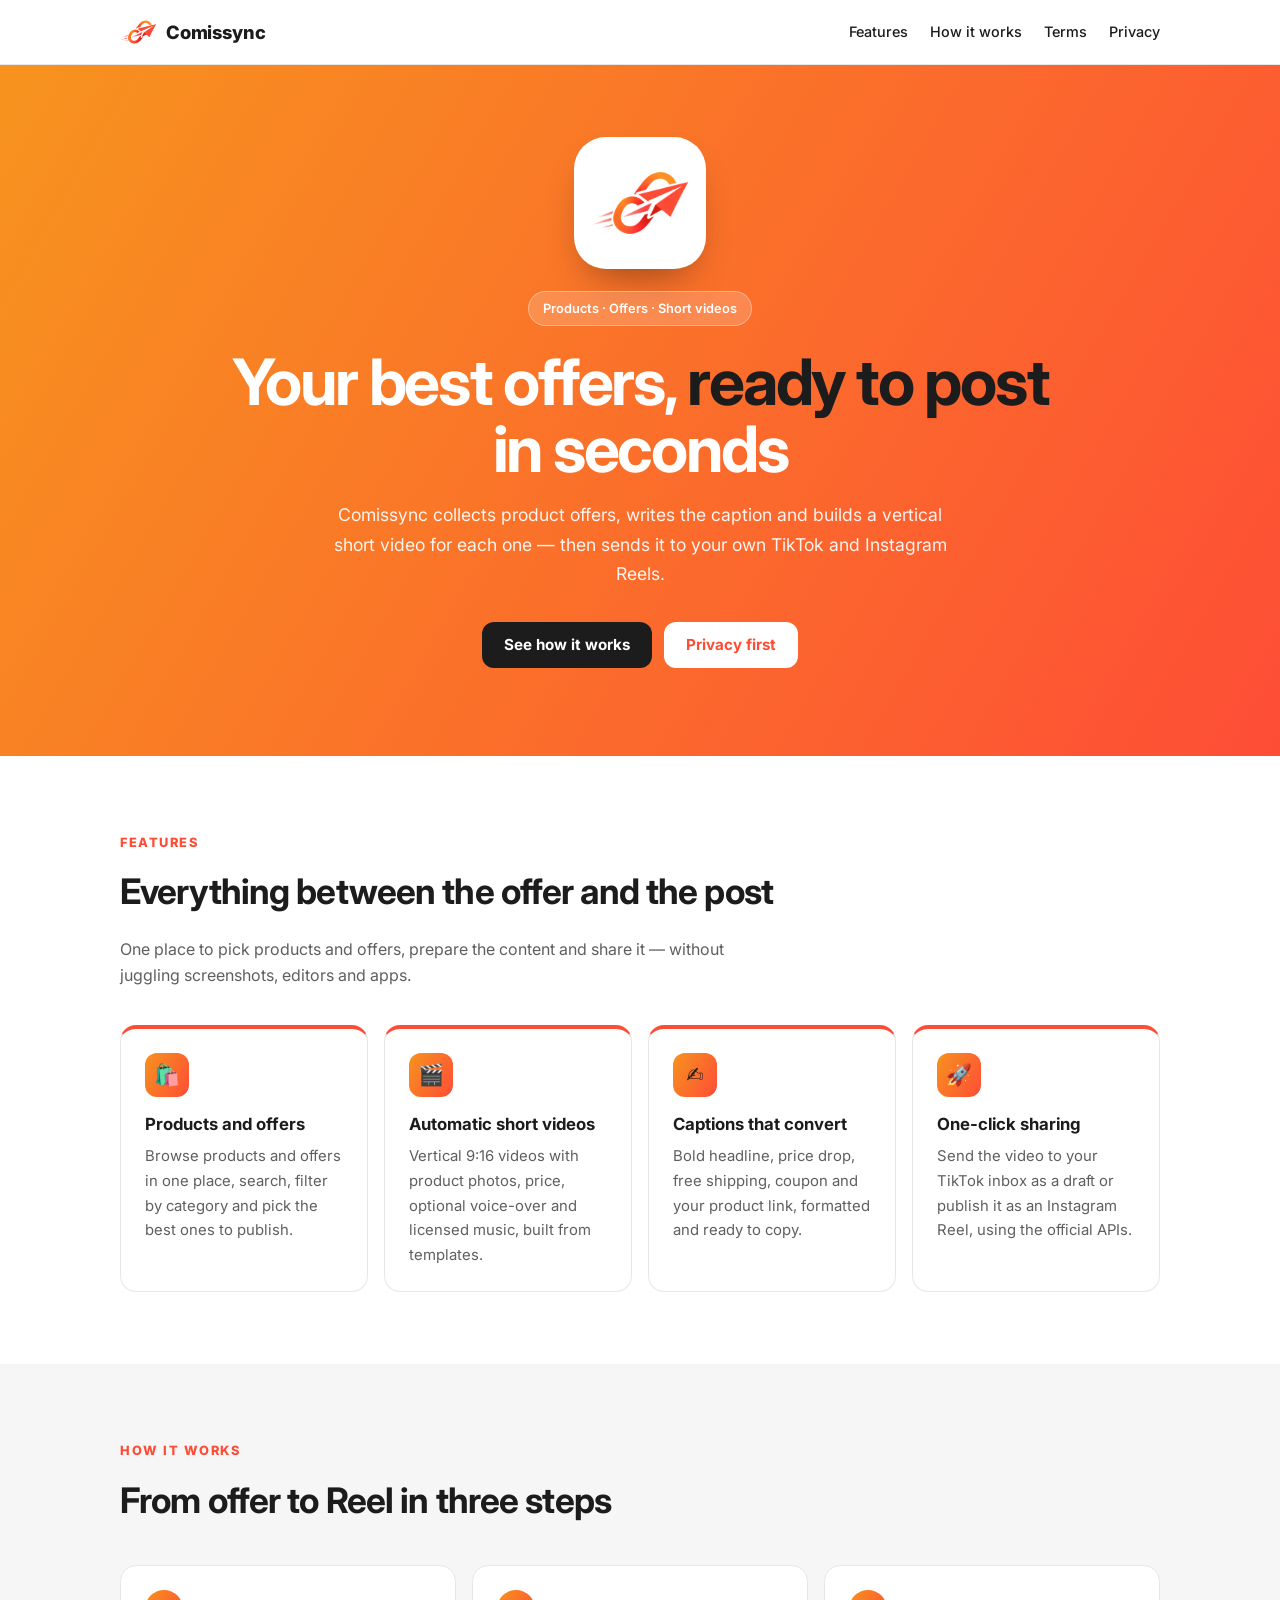
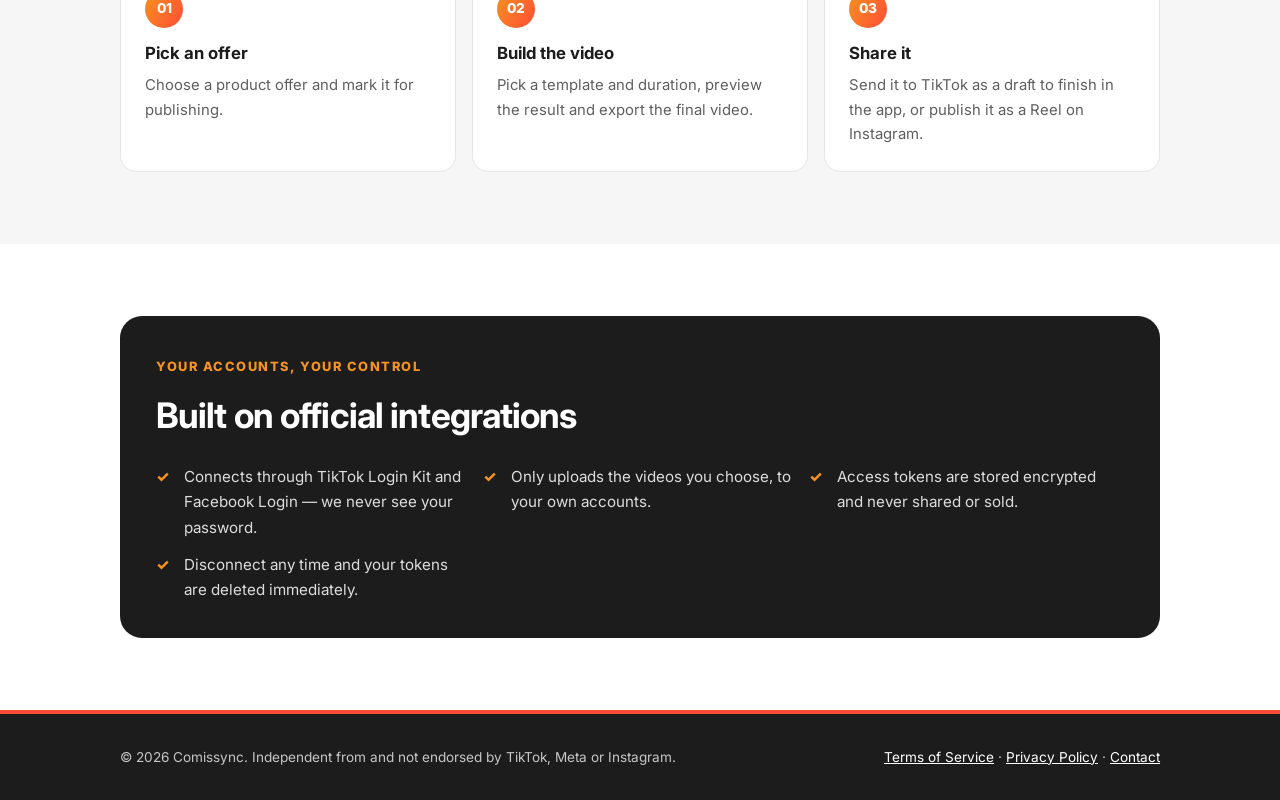
<file: index.html>
<!doctype html><html lang="en"><head><meta charset="utf-8"><meta name="viewport" content="width=device-width,initial-scale=1">
<title>Comissync — Product offers into short videos</title>
<meta name="description" content="Comissync turns product offers into ready-to-post short videos and shares them on your own TikTok and Instagram Reels.">
<link rel="preconnect" href="https://fonts.googleapis.com"><link href="https://fonts.googleapis.com/css2?family=Inter:wght@400;600;800;900&display=swap" rel="stylesheet">
<link rel="stylesheet" href="style.css"><link rel="icon" type="image/png" href="favicon.png"><link rel="apple-touch-icon" href="apple-touch-icon.png"><meta name="theme-color" content="#fe4d36"></head>
<body>
<header class="nav"><div class="wrap"><a class="brand" href="./"><img class="logo" src="logo-mark.png" alt="">Comissync</a>
<nav><a class="hide-sm" href="#features">Features</a><a class="hide-sm" href="#how">How it works</a><a href="terms">Terms</a><a href="privacy">Privacy</a></nav></div></header>

<div class="hero"><div class="wrap">
<img class="hero-logo" src="logo-mark.png" alt="Comissync logo">
<span class="pill">Products · Offers · Short videos</span>
<h1>Your best offers, <span class="grad">ready to post</span> in seconds</h1>
<p>Comissync collects product offers, writes the caption and builds a vertical short video for each one — then sends it to your own TikTok and Instagram Reels.</p>
<div class="cta"><a class="btn primary" href="#how">See how it works</a><a class="btn ghost" href="privacy">Privacy first</a></div>
</div></div>

<section id="features"><div class="wrap">
<span class="eyebrow">Features</span><h2>Everything between the offer and the post</h2>
<p class="lead">One place to pick products and offers, prepare the content and share it — without juggling screenshots, editors and apps.</p>
<div class="grid">
<div class="card"><div class="ic">🛍️</div><h3>Products and offers</h3><p>Browse products and offers in one place, search, filter by category and pick the best ones to publish.</p></div>
<div class="card"><div class="ic">🎬</div><h3>Automatic short videos</h3><p>Vertical 9:16 videos with product photos, price, optional voice-over and licensed music, built from templates.</p></div>
<div class="card"><div class="ic">✍️</div><h3>Captions that convert</h3><p>Bold headline, price drop, free shipping, coupon and your product link, formatted and ready to copy.</p></div>
<div class="card"><div class="ic">🚀</div><h3>One-click sharing</h3><p>Send the video to your TikTok inbox as a draft or publish it as an Instagram Reel, using the official APIs.</p></div>
</div></div></section>

<section id="how"><div class="wrap">
<span class="eyebrow">How it works</span><h2>From offer to Reel in three steps</h2>
<div class="steps">
<div class="step"><h3>Pick an offer</h3><p>Choose a product offer and mark it for publishing.</p></div>
<div class="step"><h3>Build the video</h3><p>Pick a template and duration, preview the result and export the final video.</p></div>
<div class="step"><h3>Share it</h3><p>Send it to TikTok as a draft to finish in the app, or publish it as a Reel on Instagram.</p></div>
</div></div></section>

<section><div class="wrap"><div class="trust">
<span class="eyebrow">Your accounts, your control</span><h2>Built on official integrations</h2>
<ul>
<li>Connects through TikTok Login Kit and Facebook Login — we never see your password.</li>
<li>Only uploads the videos you choose, to your own accounts.</li>
<li>Access tokens are stored encrypted and never shared or sold.</li>
<li>Disconnect any time and your tokens are deleted immediately.</li>
</ul></div></div></section>

<footer><div class="wrap"><span>© 2026 Comissync. Independent from and not endorsed by TikTok, Meta or Instagram.</span>
<span><a href="terms">Terms of Service</a> · <a href="privacy">Privacy Policy</a> · <a href="https://github.com/ebdjesus-hub/comissync-site/issues">Contact</a></span></div></footer>
</body></html>
</file>
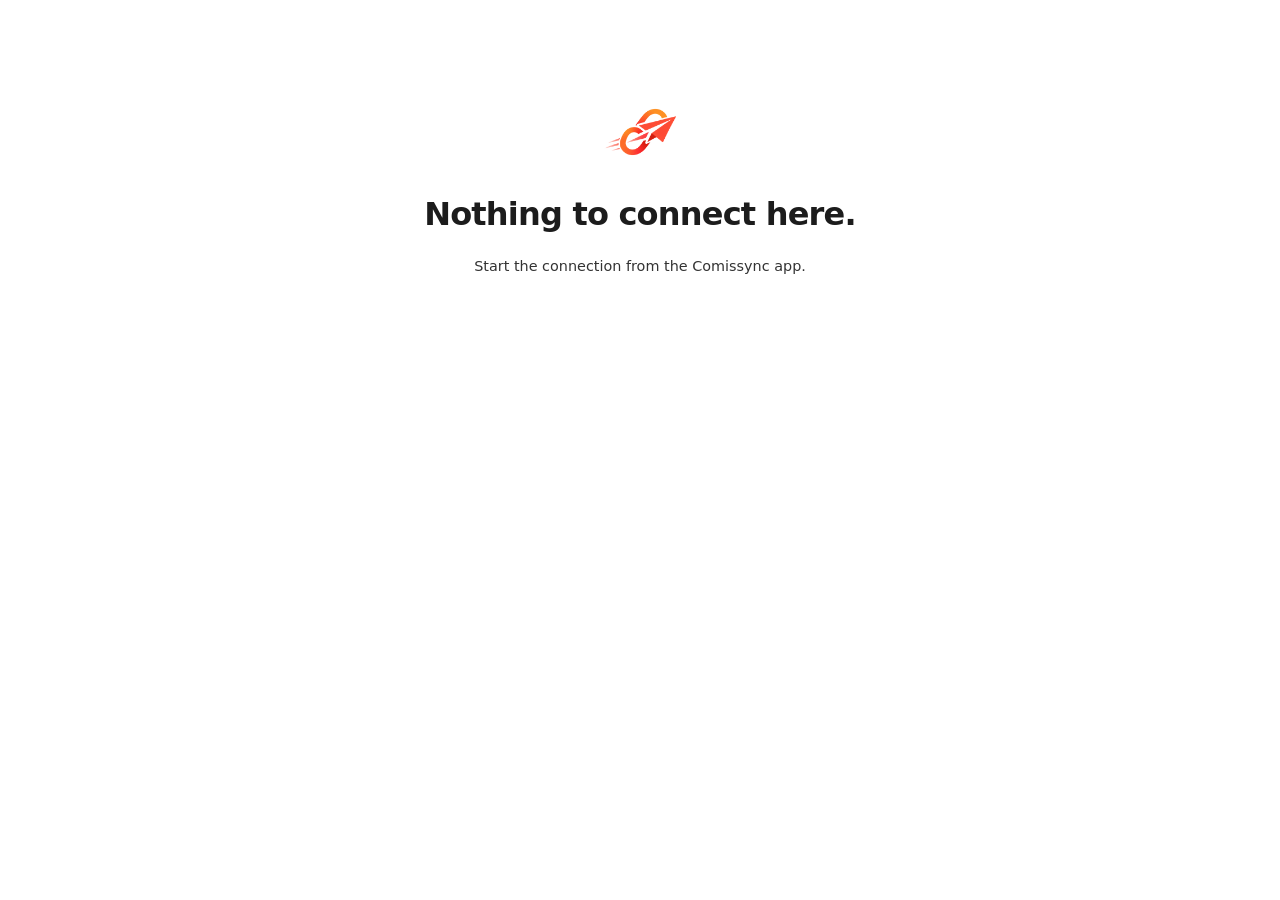
<file: callback/instagram/index.html>
<!doctype html><html lang="en"><head><meta charset="utf-8"><meta name="viewport" content="width=device-width,initial-scale=1"><meta name="robots" content="noindex">
<title>Connecting · Comissync</title><link rel="stylesheet" href="../../style.css"><link rel="icon" type="image/png" href="../../favicon.png"><link rel="apple-touch-icon" href="../../apple-touch-icon.png"><meta name="theme-color" content="#fe4d36"></head>
<body><main class="doc" style="text-align:center;padding-top:96px">
<img src="../../logo-mark.png" alt="Comissync" style="width:72px;height:72px;margin:0 auto 20px;display:block">
<h1 id="title">Connecting your account…</h1>
<p class="muted" id="msg">You will be sent back to Comissync in a moment.</p>
<p id="fallback" hidden><a class="btn primary" id="go" href="#">Continue to Comissync</a></p>
</main>
<script>
(function () {
  var params = new URLSearchParams(location.search);
  var state = params.get('state') || '';
  var target = null;
  try {
    var encoded = state.slice(state.lastIndexOf('.') + 1).replace(/-/g, '+').replace(/_/g, '/');
    var url = new URL(atob(encoded + '==='.slice((encoded.length + 3) % 4)));
    if (/^https?:$/.test(url.protocol) && /\/social\/instagram\/callback$/.test(url.pathname)) target = url.origin + url.pathname + location.search;
  } catch (e) { target = null; }

  if (!target) {
    document.getElementById('title').textContent = 'Nothing to connect here.';
    document.getElementById('msg').textContent = 'Start the connection from the Comissync app.';
    return;
  }
  document.getElementById('go').href = target;
  location.replace(target);
  setTimeout(function () { document.getElementById('fallback').hidden = false; }, 2500);
})();
</script></body></html>
</file>
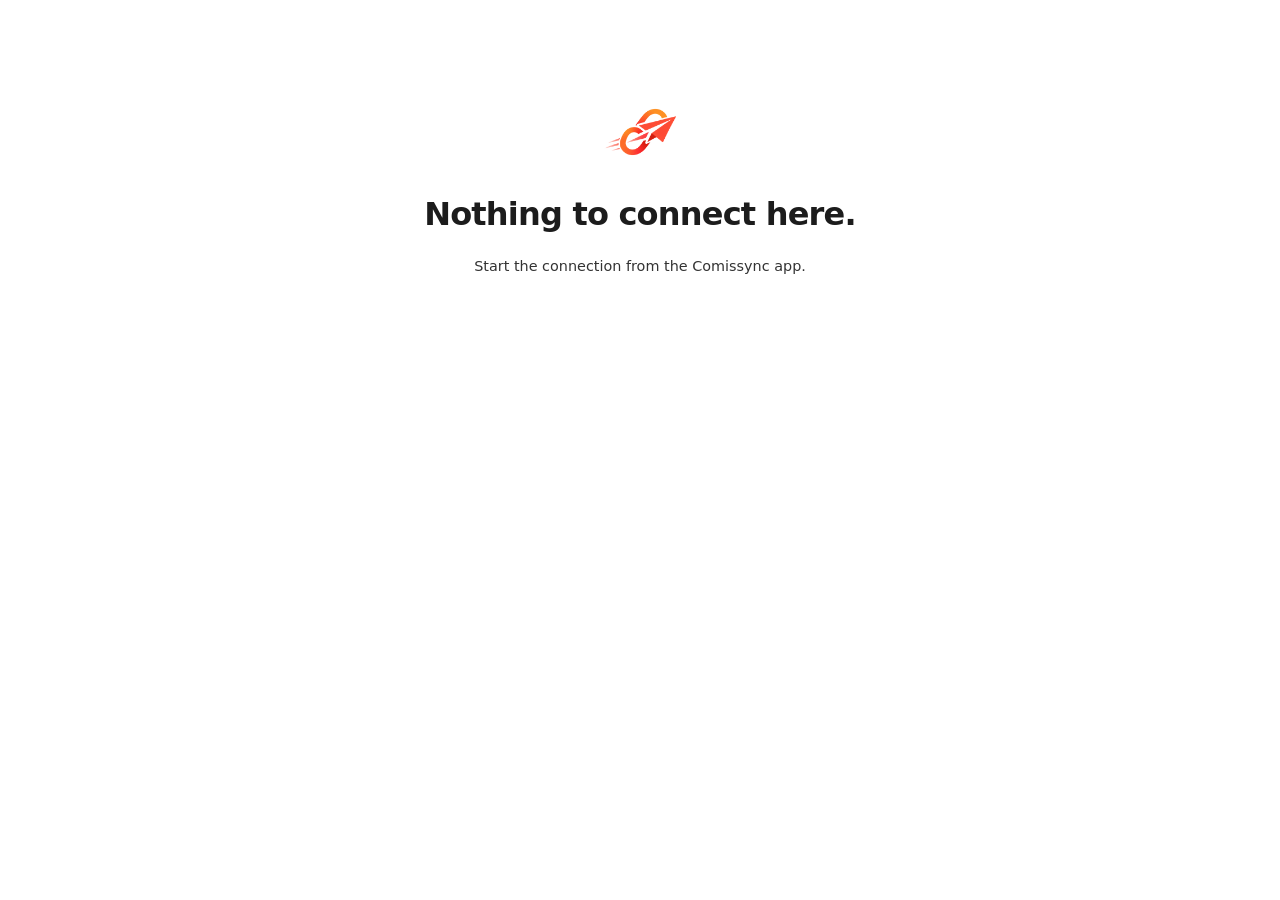
<file: callback/tiktok/index.html>
<!doctype html><html lang="en"><head><meta charset="utf-8"><meta name="viewport" content="width=device-width,initial-scale=1"><meta name="robots" content="noindex">
<title>Connecting · Comissync</title><link rel="stylesheet" href="../../style.css"><link rel="icon" type="image/png" href="../../favicon.png"><link rel="apple-touch-icon" href="../../apple-touch-icon.png"><meta name="theme-color" content="#fe4d36"></head>
<body><main class="doc" style="text-align:center;padding-top:96px">
<img src="../../logo-mark.png" alt="Comissync" style="width:72px;height:72px;margin:0 auto 20px;display:block">
<h1 id="title">Connecting your account…</h1>
<p class="muted" id="msg">You will be sent back to Comissync in a moment.</p>
<p id="fallback" hidden><a class="btn primary" id="go" href="#">Continue to Comissync</a></p>
</main>
<script>
(function () {
  var params = new URLSearchParams(location.search);
  var state = params.get('state') || '';
  var target = null;
  try {
    var encoded = state.slice(state.lastIndexOf('.') + 1).replace(/-/g, '+').replace(/_/g, '/');
    var url = new URL(atob(encoded + '==='.slice((encoded.length + 3) % 4)));
    if (/^https?:$/.test(url.protocol) && /\/social\/tiktok\/callback$/.test(url.pathname)) target = url.origin + url.pathname + location.search;
  } catch (e) { target = null; }

  if (!target) {
    document.getElementById('title').textContent = 'Nothing to connect here.';
    document.getElementById('msg').textContent = 'Start the connection from the Comissync app.';
    return;
  }
  document.getElementById('go').href = target;
  location.replace(target);
  setTimeout(function () { document.getElementById('fallback').hidden = false; }, 2500);
})();
</script></body></html>
</file>
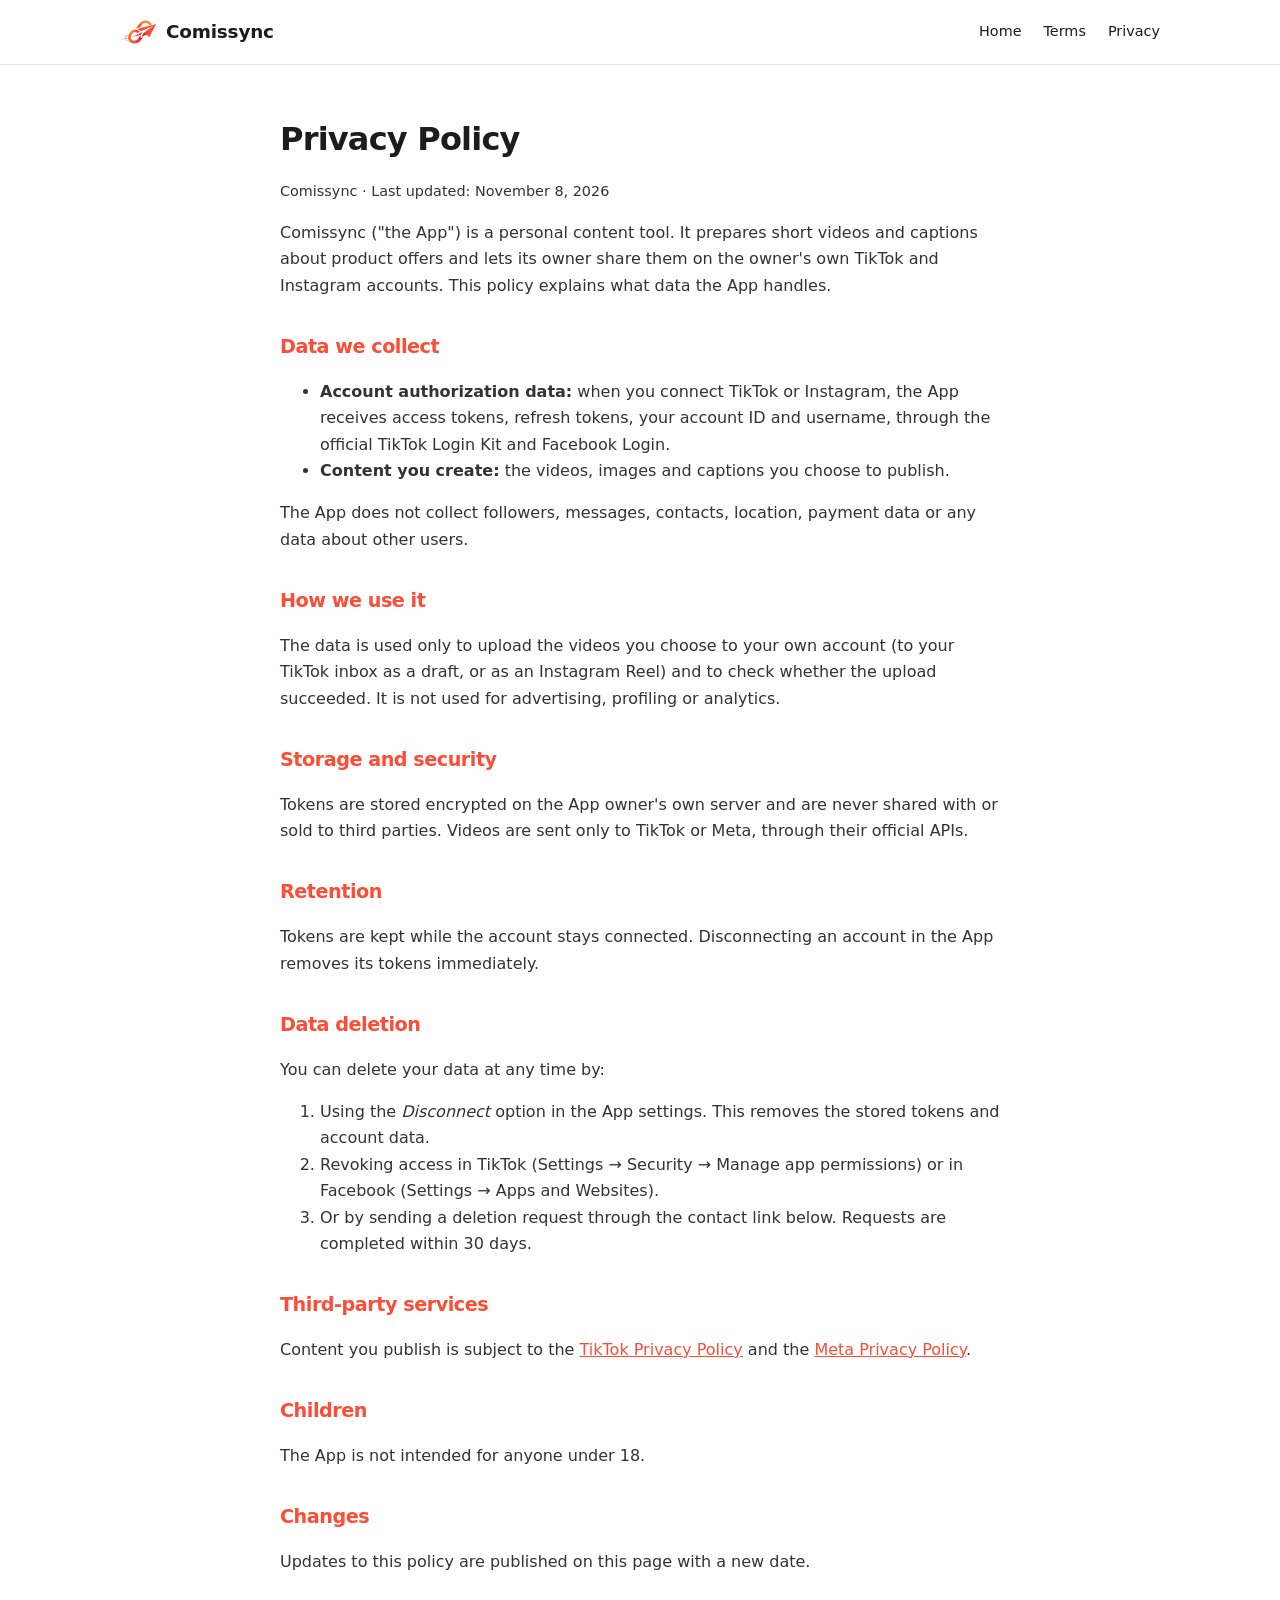
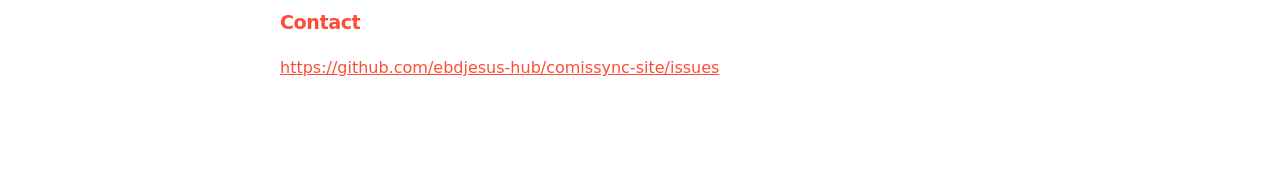
<file: privacy.html>
<!doctype html><html lang="en"><head><meta charset="utf-8"><meta name="viewport" content="width=device-width,initial-scale=1"><title>Privacy Policy · Comissync</title><link rel="stylesheet" href="style.css"><link rel="icon" type="image/png" href="favicon.png"><link rel="apple-touch-icon" href="apple-touch-icon.png"><meta name="theme-color" content="#fe4d36"></head>
<body><header class="nav"><div class="wrap"><a class="brand" href="./"><img class="logo" src="logo-mark.png" alt="">Comissync</a><nav><a href="./">Home</a><a href="terms">Terms</a><a href="privacy">Privacy</a></nav></div></header><main class="doc">
<h1>Privacy Policy</h1><p class="muted">Comissync · Last updated: November 8, 2026</p>
<p>Comissync ("the App") is a personal content tool. It prepares short videos and captions about product offers and lets its owner share them on the owner's own TikTok and Instagram accounts. This policy explains what data the App handles.</p>
<h2>Data we collect</h2>
<ul>
<li><strong>Account authorization data:</strong> when you connect TikTok or Instagram, the App receives access tokens, refresh tokens, your account ID and username, through the official TikTok Login Kit and Facebook Login.</li>
<li><strong>Content you create:</strong> the videos, images and captions you choose to publish.</li>
</ul>
<p>The App does not collect followers, messages, contacts, location, payment data or any data about other users.</p>
<h2>How we use it</h2>
<p>The data is used only to upload the videos you choose to your own account (to your TikTok inbox as a draft, or as an Instagram Reel) and to check whether the upload succeeded. It is not used for advertising, profiling or analytics.</p>
<h2>Storage and security</h2>
<p>Tokens are stored encrypted on the App owner's own server and are never shared with or sold to third parties. Videos are sent only to TikTok or Meta, through their official APIs.</p>
<h2>Retention</h2>
<p>Tokens are kept while the account stays connected. Disconnecting an account in the App removes its tokens immediately.</p>
<h2 id="data-deletion">Data deletion</h2>
<p>You can delete your data at any time by:</p>
<ol>
<li>Using the <em>Disconnect</em> option in the App settings. This removes the stored tokens and account data.</li>
<li>Revoking access in TikTok (Settings → Security → Manage app permissions) or in Facebook (Settings → Apps and Websites).</li>
<li>Or by sending a deletion request through the contact link below. Requests are completed within 30 days.</li>
</ol>
<h2>Third-party services</h2>
<p>Content you publish is subject to the <a href="https://www.tiktok.com/legal/privacy-policy">TikTok Privacy Policy</a> and the <a href="https://www.facebook.com/privacy/policy/">Meta Privacy Policy</a>.</p>
<h2>Children</h2><p>The App is not intended for anyone under 18.</p>
<h2>Changes</h2><p>Updates to this policy are published on this page with a new date.</p>
<h2>Contact</h2><p><a href="https://github.com/ebdjesus-hub/comissync-site/issues">https://github.com/ebdjesus-hub/comissync-site/issues</a></p>
</main></body></html>
</file>
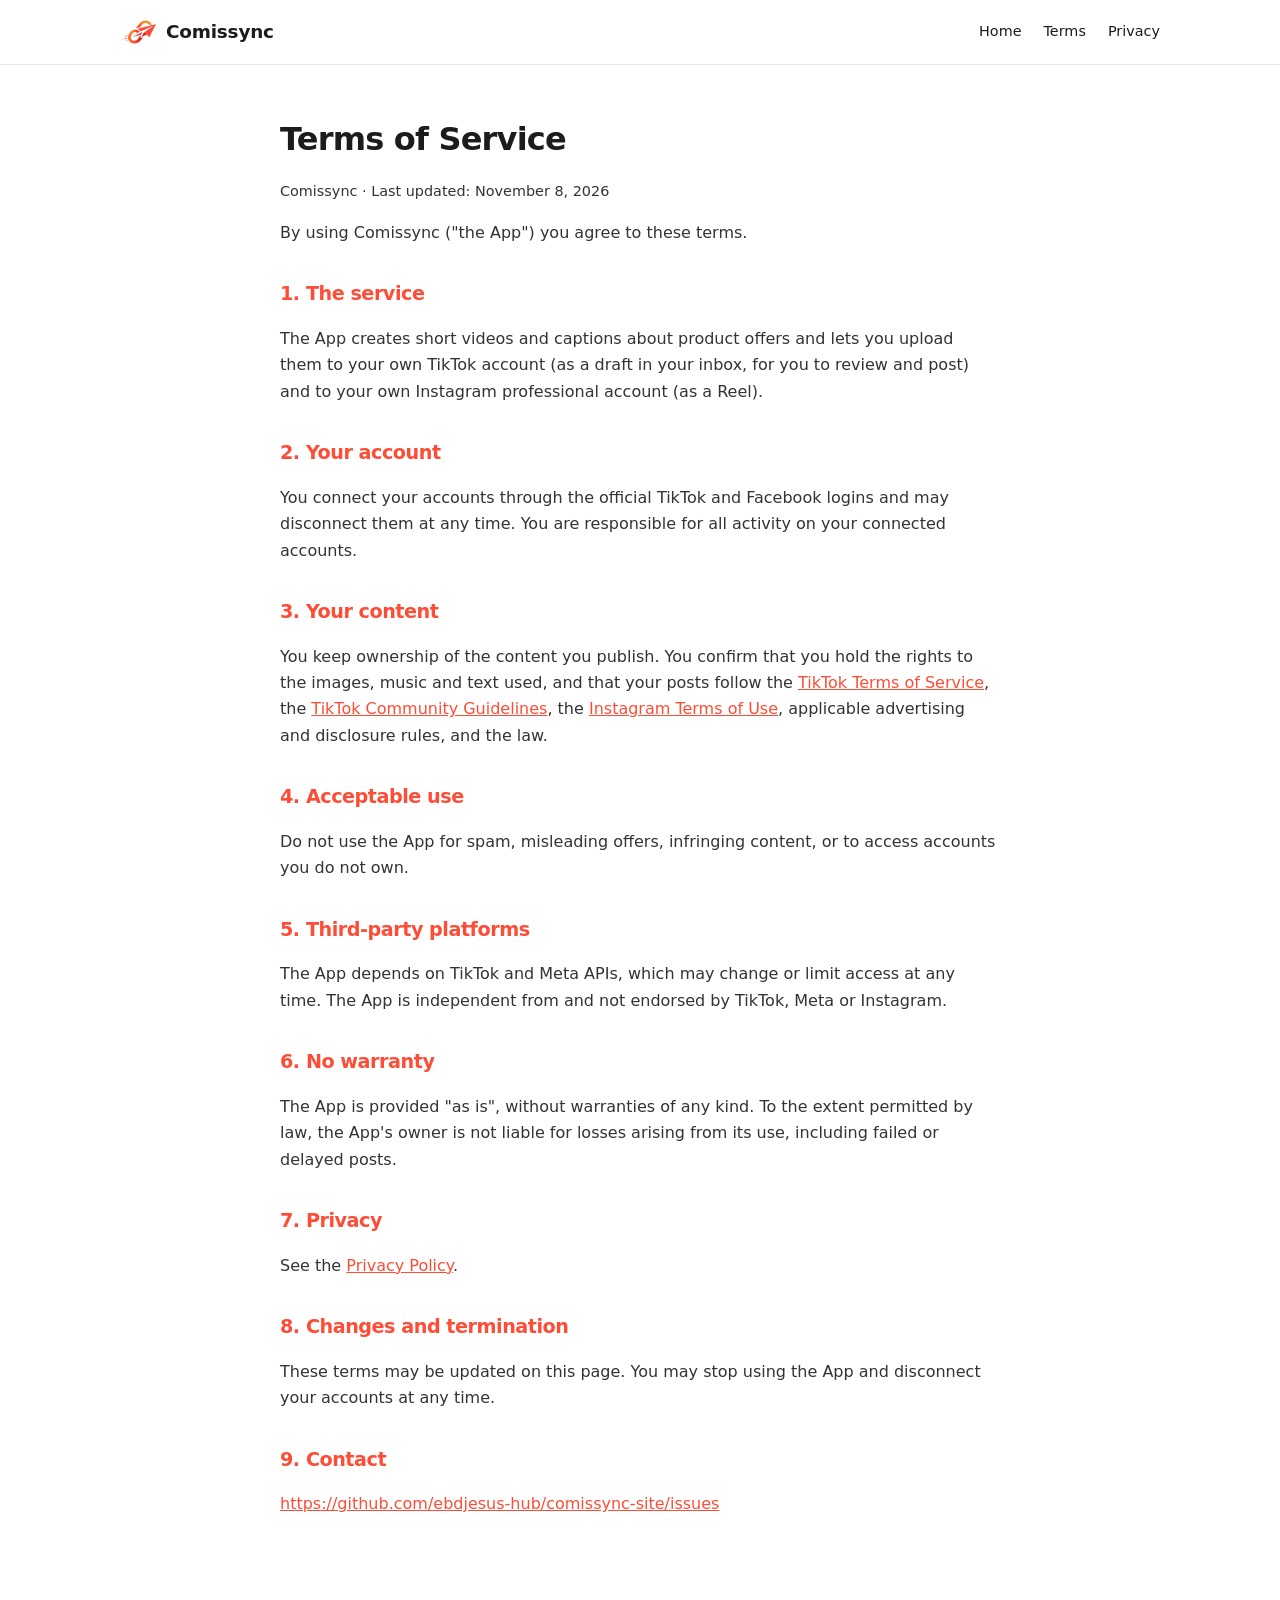
<file: terms.html>
<!doctype html><html lang="en"><head><meta charset="utf-8"><meta name="viewport" content="width=device-width,initial-scale=1"><title>Terms of Service · Comissync</title><link rel="stylesheet" href="style.css"><link rel="icon" type="image/png" href="favicon.png"><link rel="apple-touch-icon" href="apple-touch-icon.png"><meta name="theme-color" content="#fe4d36"></head>
<body><header class="nav"><div class="wrap"><a class="brand" href="./"><img class="logo" src="logo-mark.png" alt="">Comissync</a><nav><a href="./">Home</a><a href="terms">Terms</a><a href="privacy">Privacy</a></nav></div></header><main class="doc">
<h1>Terms of Service</h1><p class="muted">Comissync · Last updated: November 8, 2026</p>
<p>By using Comissync ("the App") you agree to these terms.</p>
<h2>1. The service</h2><p>The App creates short videos and captions about product offers and lets you upload them to your own TikTok account (as a draft in your inbox, for you to review and post) and to your own Instagram professional account (as a Reel).</p>
<h2>2. Your account</h2><p>You connect your accounts through the official TikTok and Facebook logins and may disconnect them at any time. You are responsible for all activity on your connected accounts.</p>
<h2>3. Your content</h2><p>You keep ownership of the content you publish. You confirm that you hold the rights to the images, music and text used, and that your posts follow the <a href="https://www.tiktok.com/legal/terms-of-service">TikTok Terms of Service</a>, the <a href="https://www.tiktok.com/community-guidelines">TikTok Community Guidelines</a>, the <a href="https://help.instagram.com/581066165581870">Instagram Terms of Use</a>, applicable advertising and disclosure rules, and the law.</p>
<h2>4. Acceptable use</h2><p>Do not use the App for spam, misleading offers, infringing content, or to access accounts you do not own.</p>
<h2>5. Third-party platforms</h2><p>The App depends on TikTok and Meta APIs, which may change or limit access at any time. The App is independent from and not endorsed by TikTok, Meta or Instagram.</p>
<h2>6. No warranty</h2><p>The App is provided "as is", without warranties of any kind. To the extent permitted by law, the App's owner is not liable for losses arising from its use, including failed or delayed posts.</p>
<h2>7. Privacy</h2><p>See the <a href="privacy">Privacy Policy</a>.</p>
<h2>8. Changes and termination</h2><p>These terms may be updated on this page. You may stop using the App and disconnect your accounts at any time.</p>
<h2>9. Contact</h2><p><a href="https://github.com/ebdjesus-hub/comissync-site/issues">https://github.com/ebdjesus-hub/comissync-site/issues</a></p>
</main></body></html>
</file>
<file: style.css>
/* Cores da marca, tiradas do ícone: laranja → vermelho, texto preto do logotipo. */
:root{--orange:#f7931e;--red:#fe4d36;--ink:#1c1c1c;--bg:#ffffff;--soft:#f6f6f6;--line:#e7e7e7;--muted:#5f5f5f;--brand:linear-gradient(120deg,var(--orange) 0%,var(--red) 100%)}
*{box-sizing:border-box}
html{scroll-behavior:smooth}
body{margin:0;background:var(--bg);color:var(--ink);font:16px/1.65 Inter,system-ui,-apple-system,Segoe UI,Roboto,sans-serif;-webkit-font-smoothing:antialiased}
a{color:var(--red)}
.wrap{max-width:1080px;margin:0 auto;padding:0 20px}
.nav{position:sticky;top:0;z-index:5;background:#fff;border-bottom:1px solid var(--line)}
.nav .wrap{display:flex;align-items:center;justify-content:space-between;height:64px}
.brand{display:flex;align-items:center;gap:10px;font-weight:800;font-size:1.15rem;color:var(--ink);text-decoration:none;letter-spacing:-.01em}
.logo{width:36px;height:36px;display:block}
.nav nav{display:flex;gap:22px;font-size:.9rem}.nav nav a{color:var(--ink);text-decoration:none;font-weight:500}.nav nav a:hover{color:var(--red)}
.hero{position:relative;overflow:hidden;padding:72px 0 88px;text-align:center;background:var(--brand);color:#fff}
.hero-logo{width:132px;height:132px;margin:0 auto 22px;display:block;padding:18px;background:#fff;border-radius:32px;box-shadow:0 20px 40px -18px rgba(0,0,0,.45)}
.pill{display:inline-block;padding:6px 14px;border-radius:999px;font-size:.8rem;font-weight:600;color:#fff;background:rgba(255,255,255,.18);border:1px solid rgba(255,255,255,.35)}
.hero h1{font-size:clamp(2.2rem,6vw,4rem);line-height:1.05;letter-spacing:-.035em;margin:22px auto 18px;max-width:820px}
.grad{color:var(--ink)}
.hero p{max-width:620px;margin:0 auto;color:rgba(255,255,255,.92);font-size:1.1rem}
.cta{margin-top:34px;display:flex;gap:12px;justify-content:center;flex-wrap:wrap}
.btn{display:inline-flex;align-items:center;height:46px;padding:0 22px;border-radius:12px;font-weight:700;text-decoration:none;font-size:.95rem}
.btn.primary{background:var(--ink);color:#fff}
.btn.ghost{background:#fff;color:var(--red)}
main.doc .btn.primary{background:var(--brand)}
section{padding:72px 0}
.eyebrow{color:var(--red);font-size:.8rem;font-weight:800;letter-spacing:.12em;text-transform:uppercase}
h2{font-size:clamp(1.6rem,3.5vw,2.2rem);letter-spacing:-.025em;margin:8px 0 12px}
.lead{color:var(--muted);max-width:620px}
.grid{display:grid;gap:16px;grid-template-columns:repeat(auto-fit,minmax(230px,1fr));margin-top:36px}
.card{background:#fff;border:1px solid var(--line);border-top:4px solid var(--red);border-radius:16px;padding:24px}
.card .ic{width:44px;height:44px;border-radius:12px;display:grid;place-items:center;font-size:1.3rem;background:var(--brand);margin-bottom:14px}
.card h3{margin:0 0 6px;font-size:1.05rem}.card p{margin:0;color:var(--muted);font-size:.93rem}
#how{background:var(--soft)}
.steps{counter-reset:s;display:grid;gap:16px;grid-template-columns:repeat(auto-fit,minmax(220px,1fr));margin-top:36px}
.step{padding:24px;background:#fff;border-radius:16px;border:1px solid var(--line)}
.step:before{counter-increment:s;content:"0" counter(s);display:inline-grid;place-items:center;width:38px;height:38px;border-radius:50%;background:var(--brand);color:#fff;font-weight:800;font-size:.85rem}
.step h3{margin:12px 0 6px;font-size:1.05rem}.step p{margin:0;color:var(--muted);font-size:.93rem}
.trust{border-radius:22px;padding:36px;background:var(--ink);color:#fff}
.trust .eyebrow{color:var(--orange)}
.trust ul{list-style:none;padding:0;margin:20px 0 0;display:grid;gap:12px;grid-template-columns:repeat(auto-fit,minmax(260px,1fr))}
.trust li{padding-left:28px;position:relative;color:rgba(255,255,255,.85);font-size:.95rem}.trust li:before{content:"✓";position:absolute;left:0;color:var(--orange);font-weight:800}
footer{background:var(--ink);padding:32px 0;color:rgba(255,255,255,.75);font-size:.85rem;border-top:4px solid var(--red)}
footer .wrap{display:flex;justify-content:space-between;gap:16px;flex-wrap:wrap}footer a{color:#fff}
/* páginas legais */
main.doc{max-width:760px;margin:0 auto;padding:48px 20px 72px}
main.doc h1{font-size:2rem;letter-spacing:-.025em;margin:0 0 4px}main.doc h2{font-size:1.2rem;margin-top:2rem;color:var(--red)}
.muted{color:var(--muted);font-size:.9rem}main.doc li,main.doc p{color:#333}
hr{border:0;border-top:1px solid var(--line);margin:3rem 0}
@media (max-width:560px){.nav nav a.hide-sm{display:none}.hero{padding:56px 0 64px}.trust{padding:24px}}
</file>
